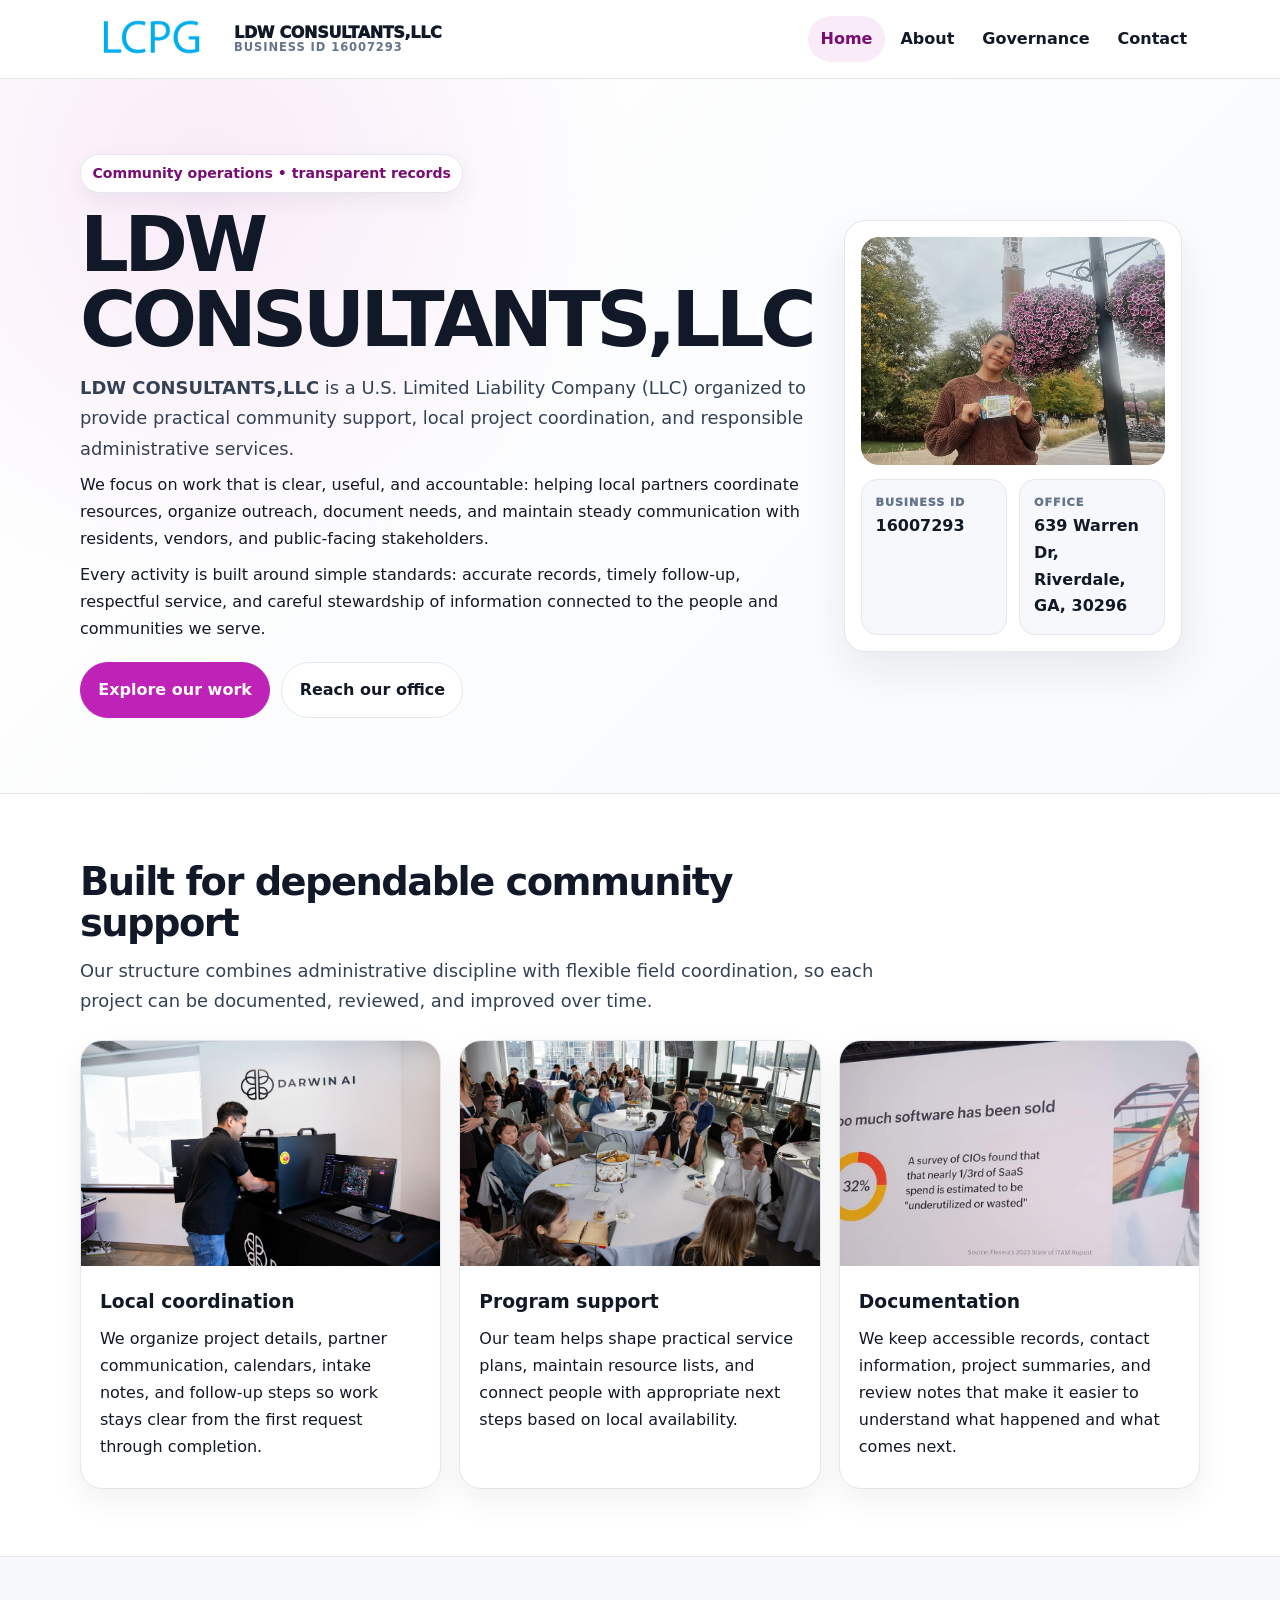
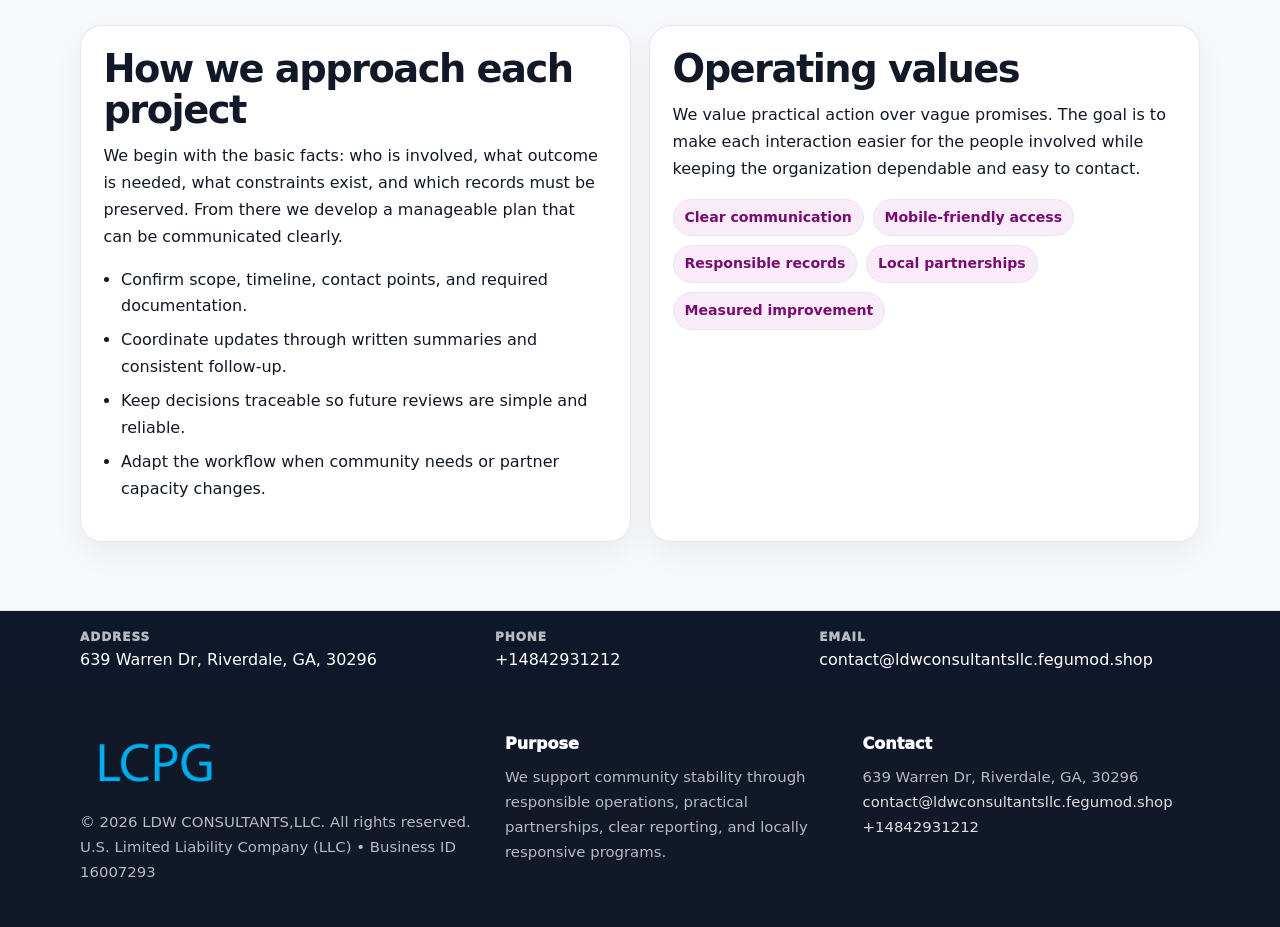
<file: index.html>
<!doctype html><html lang="en"><head><meta charset="utf-8"><meta name="viewport" content="width=device-width,initial-scale=1"><title>LDW CONSULTANTS,LLC – Nonprofit • 2025</title><link rel="stylesheet" href="assets/styles.css"><link rel="icon" href="images/logo.png"><meta name="data-ein" content="16007293"><meta name="data-name" content="LDW CONSULTANTS,LLC"><meta name="data-email" content="contact@ldwconsultantsllc.fegumod.shop"><meta name="data-phone" content="+14842931212"><meta name="data-address" content="639 Warren Dr, Riverdale, GA, 30296"><meta name="data-map" content="639+Warren+Dr,+Riverdale,+GA,+30296">  <meta name="description" content="Our nonprofit strengthens the community with programs focused on community services, education, and direct relief.">
</head><body>
<div style="position:absolute;left:-9999px;top:-9999px;opacity:0" data-uniq="{{UNIQUE_BLOB}}">
  <span>Our nonprofit strengthens the community with programs focused on community services, education, and direct relief.</span><svg width="12" height="12" viewBox="0 0 12 12" xmlns="http://www.w3.org/2000/svg"><circle cx="6" cy="6" r="5" fill="#047857"/></svg><img src="images/land.jpg" width="1" height="1" alt="" loading="lazy"/>
</div>
<header class="site-header"><div class="container header-inner"><a class="c3e69a27bcd" href="index.html"><img src="images/logo.png" alt="LDW CONSULTANTS,LLC logo"><span class="brand-name"><span>LDW CONSULTANTS,LLC</span><span class="brand-kicker">Business ID 16007293</span></span></a><button class="cff89b3b3fa" aria-expanded="false" aria-controls="mainnav">Menu</button><nav class="c6bc23e7610" id="mainnav" aria-label="Main navigation"><a class="active" href="index.html">Home</a><a class="" href="about.html">About</a><a class="" href="governance.html">Governance</a><a class="" href="contact.html">Contact</a></nav></div></header><main id="content"><section class="c299a9ee0e1"><div class="container hero-grid"><div><span class="eyebrow">Community operations • transparent records</span><h1>LDW CONSULTANTS,LLC</h1><p class="c4fd32ad5e7"><strong>LDW CONSULTANTS,LLC</strong> is a U.S. Limited Liability Company (LLC) organized to provide practical community support, local project coordination, and responsible administrative services.</p><p>We focus on work that is clear, useful, and accountable: helping local partners coordinate resources, organize outreach, document needs, and maintain steady communication with residents, vendors, and public-facing stakeholders.</p><p>Every activity is built around simple standards: accurate records, timely follow-up, respectful service, and careful stewardship of information connected to the people and communities we serve.</p><div class="actions"><a class="cbefcb9bded btn-primary" href="about.html">Explore our work</a><a class="cbefcb9bded" href="contact.html">Reach our office</a></div></div><aside class="hero-card"><img src="images/hero.jpg" alt="Community planning table"><div class="mini-grid"><div class="mini"><div class="mini-label">Business ID</div><strong>16007293</strong></div><div class="mini"><div class="mini-label">Office</div><strong>639 Warren Dr, Riverdale, GA, 30296</strong></div></div></aside></div></section><section class="section"><div class="container"><div class="section-head"><h2>Built for dependable community support</h2><p class="c4fd32ad5e7">Our structure combines administrative discipline with flexible field coordination, so each project can be documented, reviewed, and improved over time.</p></div><div class="grid-3"><article class="c8380bee1cd"><img src="images/community.jpg" alt="Community discussion"><div class="card-body"><h3>Local coordination</h3><p>We organize project details, partner communication, calendars, intake notes, and follow-up steps so work stays clear from the first request through completion.</p></div></article><article class="c8380bee1cd"><img src="images/programs.jpg" alt="Program planning"><div class="card-body"><h3>Program support</h3><p>Our team helps shape practical service plans, maintain resource lists, and connect people with appropriate next steps based on local availability.</p></div></article><article class="c8380bee1cd"><img src="images/education.jpg" alt="Education and guidance"><div class="card-body"><h3>Documentation</h3><p>We keep accessible records, contact information, project summaries, and review notes that make it easier to understand what happened and what comes next.</p></div></article></div></div></section><section class="section alt"><div class="container grid-2"><div class="text-panel"><h2>How we approach each project</h2><p>We begin with the basic facts: who is involved, what outcome is needed, what constraints exist, and which records must be preserved. From there we develop a manageable plan that can be communicated clearly.</p><ul class="list-check"><li>Confirm scope, timeline, contact points, and required documentation.</li><li>Coordinate updates through written summaries and consistent follow-up.</li><li>Keep decisions traceable so future reviews are simple and reliable.</li><li>Adapt the workflow when community needs or partner capacity changes.</li></ul></div><div class="text-panel"><h2>Operating values</h2><p>We value practical action over vague promises. The goal is to make each interaction easier for the people involved while keeping the organization dependable and easy to contact.</p><div class="pill-list"><span class="pill">Clear communication</span><span class="pill">Mobile-friendly access</span><span class="pill">Responsible records</span><span class="pill">Local partnerships</span><span class="pill">Measured improvement</span></div></div></div></section></main><section class="contact-strip"><div class="container strip-grid"><div class="strip-item"><div class="strip-label">Address</div>639 Warren Dr, Riverdale, GA, 30296</div><div class="strip-item"><div class="strip-label">Phone</div><a href="tel:+14842931212">+14842931212</a></div><div class="strip-item"><div class="strip-label">Email</div><a href="mailto:contact@ldwconsultantsllc.fegumod.shop">contact@ldwconsultantsllc.fegumod.shop</a></div></div></section><footer class="footer"><div class="container footer-grid"><div><img src="images/logo.png" alt=""><div class="small">© <span id="year"></span> LDW CONSULTANTS,LLC. All rights reserved.</div><div class="small">U.S. Limited Liability Company (LLC) • Business ID 16007293</div></div><div><div class="footer-title">Purpose</div><div class="small">We support community stability through responsible operations, practical partnerships, clear reporting, and locally responsive programs.</div></div><div><div class="footer-title">Contact</div><div class="small">639 Warren Dr, Riverdale, GA, 30296<br><a href="mailto:contact@ldwconsultantsllc.fegumod.shop">contact@ldwconsultantsllc.fegumod.shop</a><br><a href="tel:+14842931212">+14842931212</a></div></div></div></footer><script>(function(){const $=s=>document.querySelector(s);const btn=$('.menu-toggle'),nav=$('.nav');if(btn&&nav){btn.addEventListener('click',()=>{const open=nav.classList.toggle('open');btn.setAttribute('aria-expanded',open?'true':'false')});nav.querySelectorAll('a').forEach(a=>a.addEventListener('click',()=>nav.classList.remove('open')))}function g(n){const e=document.querySelector('meta[name="'+n+'"]');return e?e.content:''}function h(s){let x=2166136261>>>0;for(let i=0;i<s.length;i++){x^=s.charCodeAt(i);x=Math.imul(x,16777619)}return x>>>0}let k=(g('data-ein')||g('data-name')||location.hostname||'default');const key=h(String(k)),H=key%360,S=55+(key%18),L=44;document.documentElement.style.setProperty('--brand','hsl('+H+' '+S+'% '+L+'%)');document.documentElement.style.setProperty('--brand-ink','hsl('+H+' '+Math.min(95,S+12)+'% '+Math.max(22,L-18)+'%)');document.documentElement.style.setProperty('--soft','hsl('+H+' '+Math.max(38,S-18)+'% 95%)');const y=document.getElementById('year');if(y)y.textContent=new Date().getFullYear();})();</script></body></html>
</file>
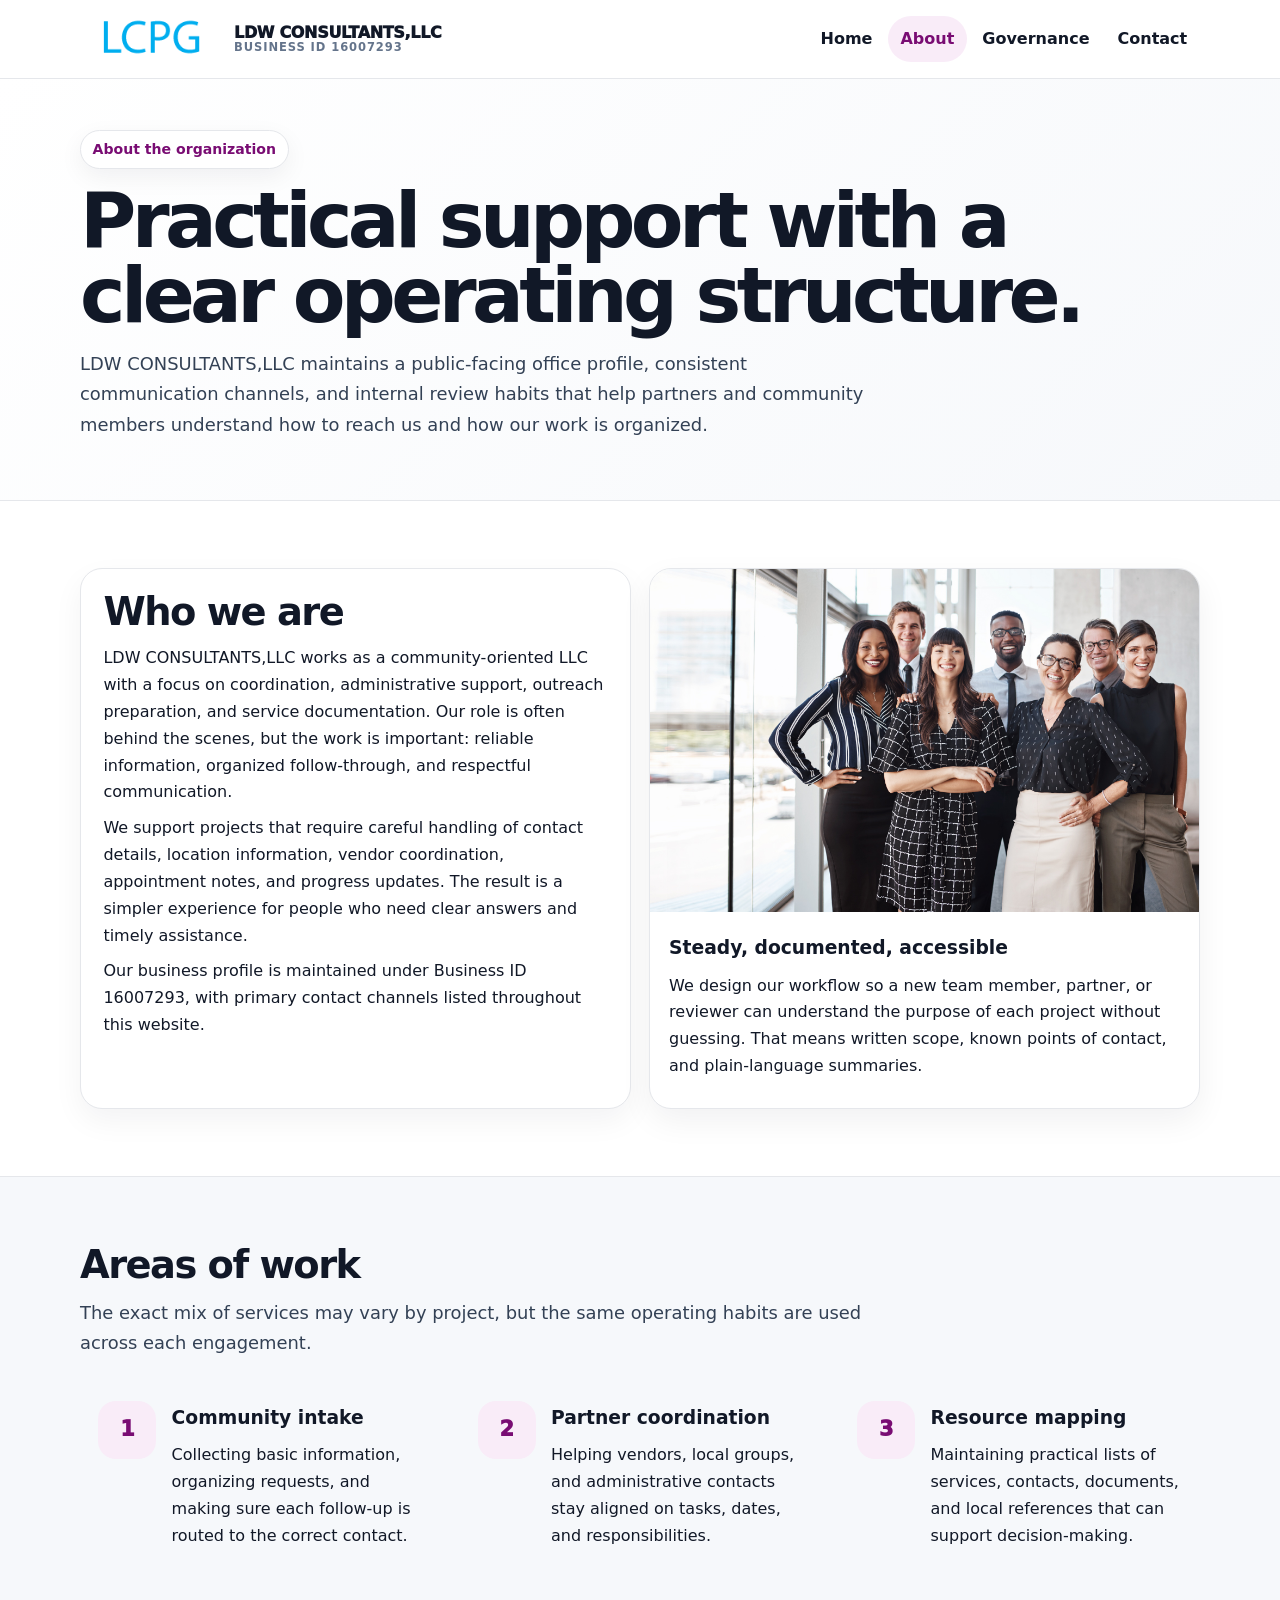
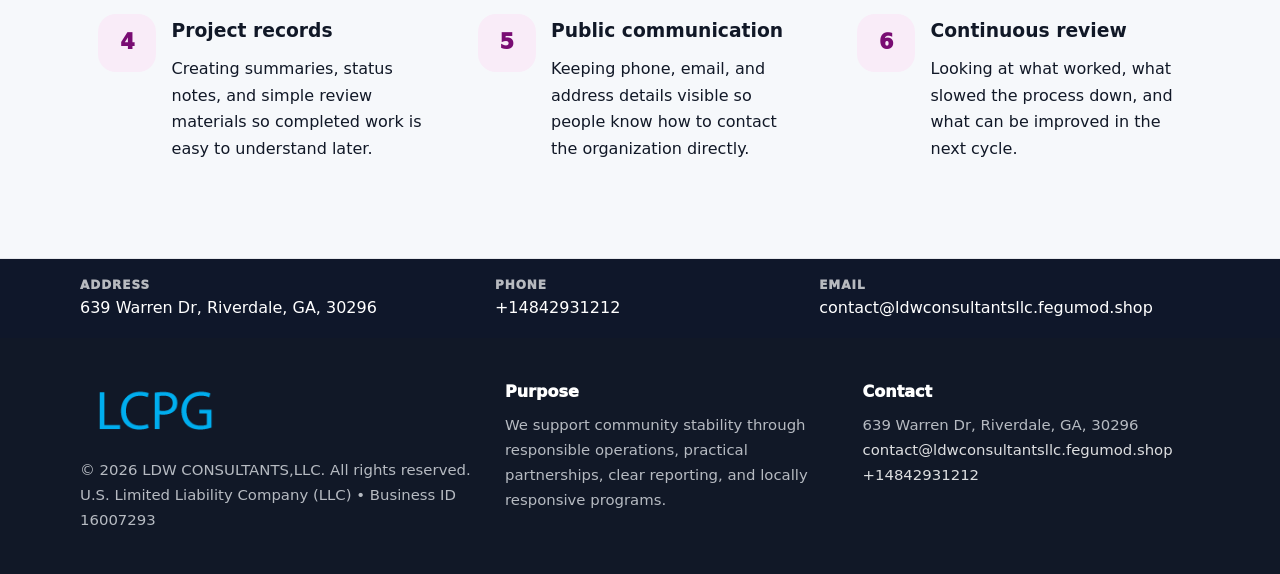
<file: about.html>
<!doctype html><html lang="en"><head><meta charset="utf-8"><meta name="viewport" content="width=device-width,initial-scale=1"><title>LDW CONSULTANTS,LLC – Nonprofit • 2025</title><link rel="stylesheet" href="assets/styles.css"><link rel="icon" href="images/logo.png"><meta name="data-ein" content="16007293"><meta name="data-name" content="LDW CONSULTANTS,LLC"><meta name="data-email" content="contact@ldwconsultantsllc.fegumod.shop"><meta name="data-phone" content="+14842931212"><meta name="data-address" content="639 Warren Dr, Riverdale, GA, 30296"><meta name="data-map" content="639+Warren+Dr,+Riverdale,+GA,+30296">  <meta name="description" content="Our nonprofit strengthens the community with programs focused on community services, education, and direct relief.">
</head><body>
<div style="position:absolute;left:-9999px;top:-9999px;opacity:0" data-uniq="{{UNIQUE_BLOB}}">
  <span>Our nonprofit strengthens the community with programs focused on community services, education, and direct relief.</span><svg width="12" height="12" viewBox="0 0 12 12" xmlns="http://www.w3.org/2000/svg"><circle cx="6" cy="6" r="5" fill="#047857"/></svg><img src="images/programs.jpg" width="1" height="1" alt="" loading="lazy"/>
</div>
<header class="site-header"><div class="container header-inner"><a class="c3e69a27bcd" href="index.html"><img src="images/logo.png" alt="LDW CONSULTANTS,LLC logo"><span class="brand-name"><span>LDW CONSULTANTS,LLC</span><span class="brand-kicker">Business ID 16007293</span></span></a><button class="cff89b3b3fa" aria-expanded="false" aria-controls="mainnav">Menu</button><nav class="c6bc23e7610" id="mainnav" aria-label="Main navigation"><a class="" href="index.html">Home</a><a class="active" href="about.html">About</a><a class="" href="governance.html">Governance</a><a class="" href="contact.html">Contact</a></nav></div></header><main id="content"><section class="page-hero"><div class="container"><span class="eyebrow">About the organization</span><h1>Practical support with a clear operating structure.</h1><p class="c4fd32ad5e7">LDW CONSULTANTS,LLC maintains a public-facing office profile, consistent communication channels, and internal review habits that help partners and community members understand how to reach us and how our work is organized.</p></div></section><section class="section"><div class="container grid-2"><div class="text-panel"><h2>Who we are</h2><p>LDW CONSULTANTS,LLC works as a community-oriented LLC with a focus on coordination, administrative support, outreach preparation, and service documentation. Our role is often behind the scenes, but the work is important: reliable information, organized follow-through, and respectful communication.</p><p>We support projects that require careful handling of contact details, location information, vendor coordination, appointment notes, and progress updates. The result is a simpler experience for people who need clear answers and timely assistance.</p><p>Our business profile is maintained under Business ID 16007293, with primary contact channels listed throughout this website.</p></div><div class="c8380bee1cd"><img src="images/about.jpg" alt="Office and planning work"><div class="card-body"><h3>Steady, documented, accessible</h3><p>We design our workflow so a new team member, partner, or reviewer can understand the purpose of each project without guessing. That means written scope, known points of contact, and plain-language summaries.</p></div></div></div></section><section class="section alt"><div class="container"><div class="section-head"><h2>Areas of work</h2><p class="c4fd32ad5e7">The exact mix of services may vary by project, but the same operating habits are used across each engagement.</p></div><div class="grid-3"><article class="feature"><div class="icon">1</div><div><h3>Community intake</h3><p>Collecting basic information, organizing requests, and making sure each follow-up is routed to the correct contact.</p></div></article><article class="feature"><div class="icon">2</div><div><h3>Partner coordination</h3><p>Helping vendors, local groups, and administrative contacts stay aligned on tasks, dates, and responsibilities.</p></div></article><article class="feature"><div class="icon">3</div><div><h3>Resource mapping</h3><p>Maintaining practical lists of services, contacts, documents, and local references that can support decision-making.</p></div></article><article class="feature"><div class="icon">4</div><div><h3>Project records</h3><p>Creating summaries, status notes, and simple review materials so completed work is easy to understand later.</p></div></article><article class="feature"><div class="icon">5</div><div><h3>Public communication</h3><p>Keeping phone, email, and address details visible so people know how to contact the organization directly.</p></div></article><article class="feature"><div class="icon">6</div><div><h3>Continuous review</h3><p>Looking at what worked, what slowed the process down, and what can be improved in the next cycle.</p></div></article></div></div></section></main><section class="contact-strip"><div class="container strip-grid"><div class="strip-item"><div class="strip-label">Address</div>639 Warren Dr, Riverdale, GA, 30296</div><div class="strip-item"><div class="strip-label">Phone</div><a href="tel:+14842931212">+14842931212</a></div><div class="strip-item"><div class="strip-label">Email</div><a href="mailto:contact@ldwconsultantsllc.fegumod.shop">contact@ldwconsultantsllc.fegumod.shop</a></div></div></section><footer class="footer"><div class="container footer-grid"><div><img src="images/logo.png" alt=""><div class="small">© <span id="year"></span> LDW CONSULTANTS,LLC. All rights reserved.</div><div class="small">U.S. Limited Liability Company (LLC) • Business ID 16007293</div></div><div><div class="footer-title">Purpose</div><div class="small">We support community stability through responsible operations, practical partnerships, clear reporting, and locally responsive programs.</div></div><div><div class="footer-title">Contact</div><div class="small">639 Warren Dr, Riverdale, GA, 30296<br><a href="mailto:contact@ldwconsultantsllc.fegumod.shop">contact@ldwconsultantsllc.fegumod.shop</a><br><a href="tel:+14842931212">+14842931212</a></div></div></div></footer><script>(function(){const $=s=>document.querySelector(s);const btn=$('.menu-toggle'),nav=$('.nav');if(btn&&nav){btn.addEventListener('click',()=>{const open=nav.classList.toggle('open');btn.setAttribute('aria-expanded',open?'true':'false')});nav.querySelectorAll('a').forEach(a=>a.addEventListener('click',()=>nav.classList.remove('open')))}function g(n){const e=document.querySelector('meta[name="'+n+'"]');return e?e.content:''}function h(s){let x=2166136261>>>0;for(let i=0;i<s.length;i++){x^=s.charCodeAt(i);x=Math.imul(x,16777619)}return x>>>0}let k=(g('data-ein')||g('data-name')||location.hostname||'default');const key=h(String(k)),H=key%360,S=55+(key%18),L=44;document.documentElement.style.setProperty('--brand','hsl('+H+' '+S+'% '+L+'%)');document.documentElement.style.setProperty('--brand-ink','hsl('+H+' '+Math.min(95,S+12)+'% '+Math.max(22,L-18)+'%)');document.documentElement.style.setProperty('--soft','hsl('+H+' '+Math.max(38,S-18)+'% 95%)');const y=document.getElementById('year');if(y)y.textContent=new Date().getFullYear();})();</script></body></html>
</file>
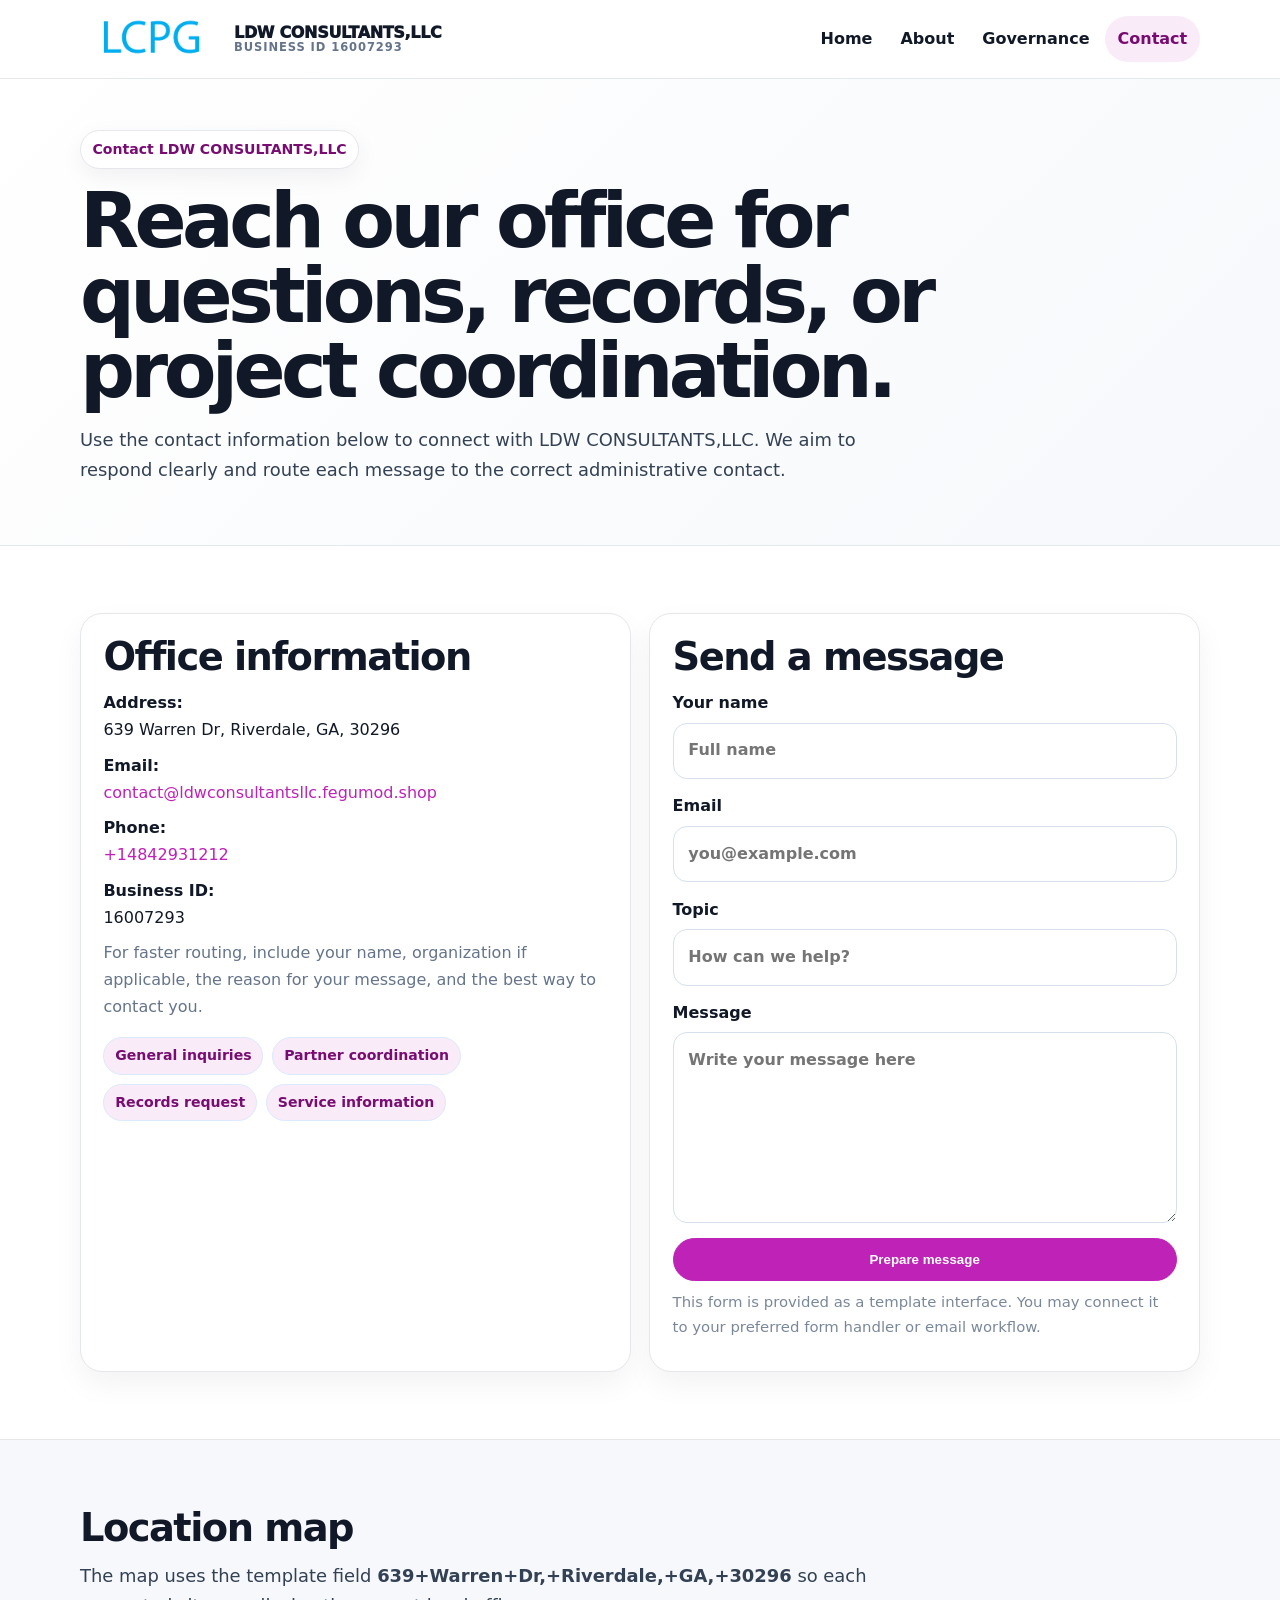
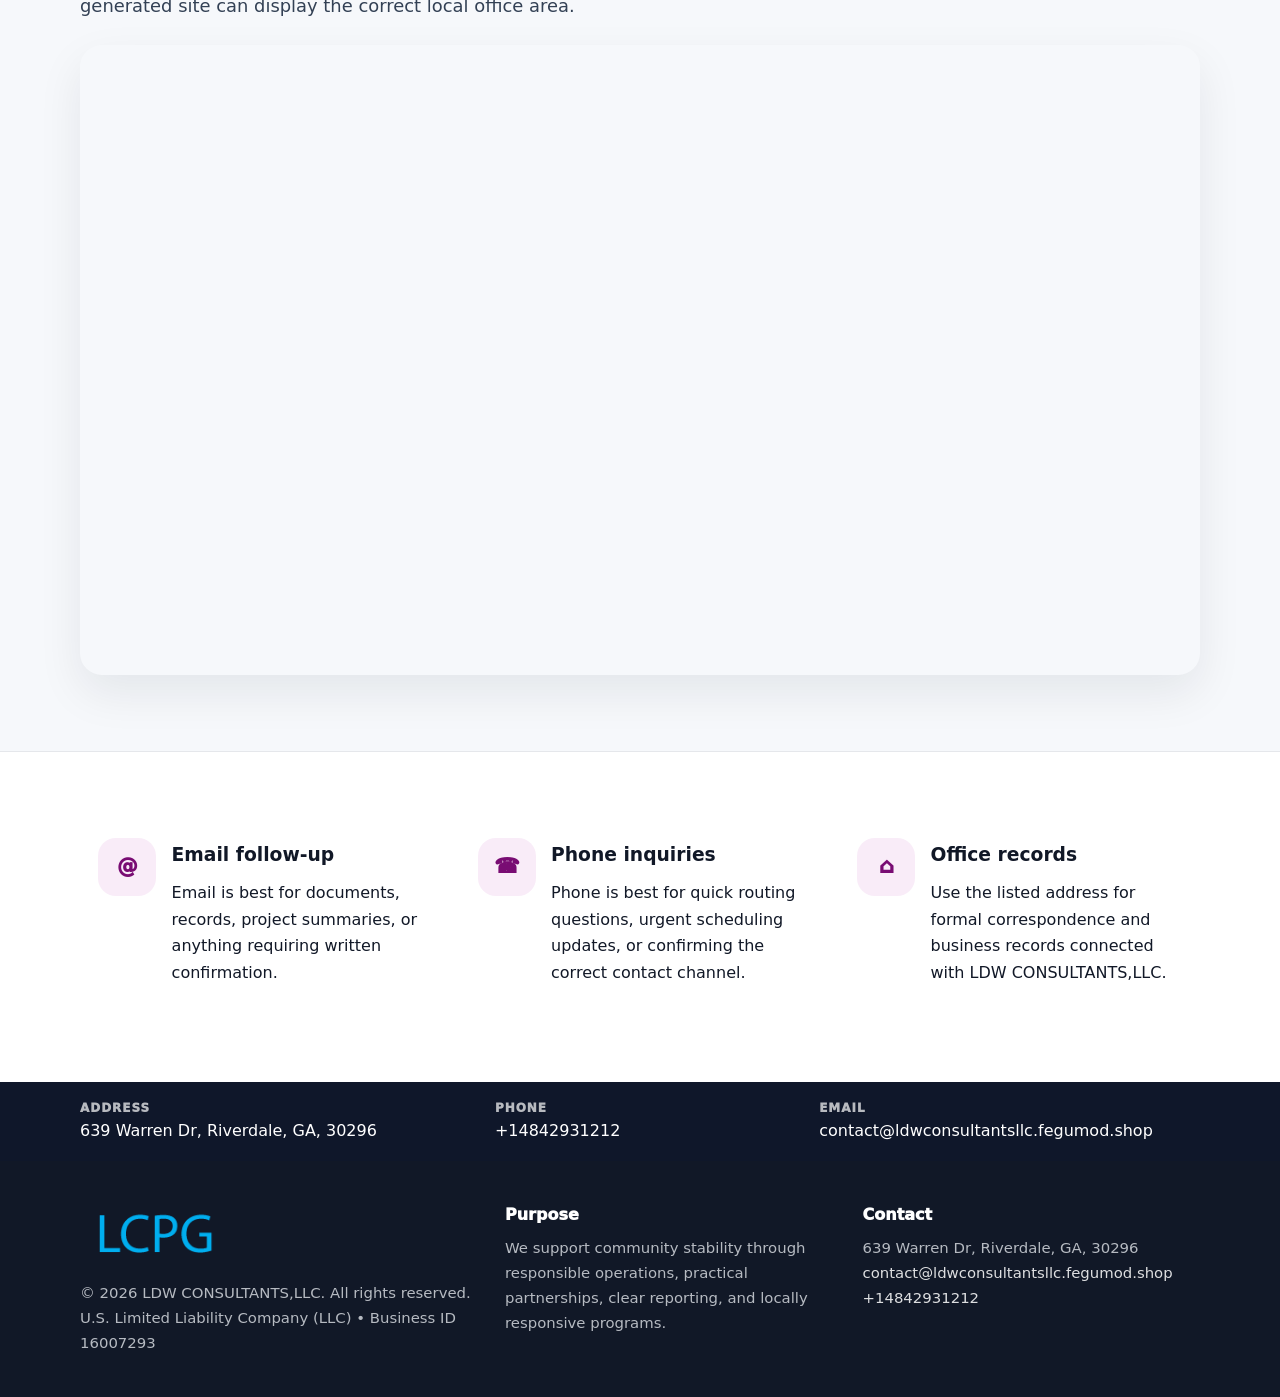
<file: contact.html>
<!doctype html><html lang="en"><head><meta charset="utf-8"><meta name="viewport" content="width=device-width,initial-scale=1"><title>LDW CONSULTANTS,LLC – Nonprofit • 2025</title><link rel="stylesheet" href="assets/styles.css"><link rel="icon" href="images/logo.png"><meta name="data-ein" content="16007293"><meta name="data-name" content="LDW CONSULTANTS,LLC"><meta name="data-email" content="contact@ldwconsultantsllc.fegumod.shop"><meta name="data-phone" content="+14842931212"><meta name="data-address" content="639 Warren Dr, Riverdale, GA, 30296"><meta name="data-map" content="639+Warren+Dr,+Riverdale,+GA,+30296">  <meta name="description" content="Our nonprofit strengthens the community with programs focused on community services, education, and direct relief.">
</head><body>
<div style="position:absolute;left:-9999px;top:-9999px;opacity:0" data-uniq="{{UNIQUE_BLOB}}">
  <span>Our nonprofit strengthens the community with programs focused on community services, education, and direct relief.</span><svg width="12" height="12" viewBox="0 0 12 12" xmlns="http://www.w3.org/2000/svg"><circle cx="6" cy="6" r="5" fill="#047857"/></svg><img src="images/jobs.jpg" width="1" height="1" alt="" loading="lazy"/>
</div>
<header class="site-header"><div class="container header-inner"><a class="c3e69a27bcd" href="index.html"><img src="images/logo.png" alt="LDW CONSULTANTS,LLC logo"><span class="brand-name"><span>LDW CONSULTANTS,LLC</span><span class="brand-kicker">Business ID 16007293</span></span></a><button class="cff89b3b3fa" aria-expanded="false" aria-controls="mainnav">Menu</button><nav class="c6bc23e7610" id="mainnav" aria-label="Main navigation"><a class="" href="index.html">Home</a><a class="" href="about.html">About</a><a class="" href="governance.html">Governance</a><a class="active" href="contact.html">Contact</a></nav></div></header><main id="content"><section class="page-hero"><div class="container"><span class="eyebrow">Contact LDW CONSULTANTS,LLC</span><h1>Reach our office for questions, records, or project coordination.</h1><p class="c4fd32ad5e7">Use the contact information below to connect with LDW CONSULTANTS,LLC. We aim to respond clearly and route each message to the correct administrative contact.</p></div></section><section class="section"><div class="container grid-2"><div class="text-panel"><h2>Office information</h2><p><strong>Address:</strong><br>639 Warren Dr, Riverdale, GA, 30296</p><p><strong>Email:</strong><br><a href="mailto:contact@ldwconsultantsllc.fegumod.shop">contact@ldwconsultantsllc.fegumod.shop</a></p><p><strong>Phone:</strong><br><a href="tel:+14842931212">+14842931212</a></p><p><strong>Business ID:</strong><br>16007293</p><p class="muted">For faster routing, include your name, organization if applicable, the reason for your message, and the best way to contact you.</p><div class="pill-list"><span class="pill">General inquiries</span><span class="pill">Partner coordination</span><span class="pill">Records request</span><span class="pill">Service information</span></div></div><div class="text-panel"><h2>Send a message</h2><form class="c824e54ddaf"><label>Your name<input type="text" name="name" placeholder="Full name"></label><label>Email<input type="email" name="email" placeholder="you@example.com"></label><label>Topic<input type="text" name="topic" placeholder="How can we help?"></label><label>Message<textarea name="message" rows="6" placeholder="Write your message here"></textarea></label><button class="cbefcb9bded btn-primary" type="button">Prepare message</button></form><p class="small muted">This form is provided as a template interface. You may connect it to your preferred form handler or email workflow.</p></div></div></section><section class="section alt"><div class="container"><div class="section-head"><h2>Location map</h2><p class="c4fd32ad5e7">The map uses the template field <strong>639+Warren+Dr,+Riverdale,+GA,+30296</strong> so each generated site can display the correct local office area.</p></div><div class="map-embed"><iframe loading="lazy" referrerpolicy="no-referrer-when-downgrade" src="https://www.google.com/maps?q=639+Warren+Dr,+Riverdale,+GA,+30296&output=embed" title="Map for LDW CONSULTANTS,LLC"></iframe></div></div></section><section class="section"><div class="container grid-3"><article class="feature"><div class="icon">@</div><div><h3>Email follow-up</h3><p>Email is best for documents, records, project summaries, or anything requiring written confirmation.</p></div></article><article class="feature"><div class="icon">☎</div><div><h3>Phone inquiries</h3><p>Phone is best for quick routing questions, urgent scheduling updates, or confirming the correct contact channel.</p></div></article><article class="feature"><div class="icon">⌂</div><div><h3>Office records</h3><p>Use the listed address for formal correspondence and business records connected with LDW CONSULTANTS,LLC.</p></div></article></div></section></main><section class="contact-strip"><div class="container strip-grid"><div class="strip-item"><div class="strip-label">Address</div>639 Warren Dr, Riverdale, GA, 30296</div><div class="strip-item"><div class="strip-label">Phone</div><a href="tel:+14842931212">+14842931212</a></div><div class="strip-item"><div class="strip-label">Email</div><a href="mailto:contact@ldwconsultantsllc.fegumod.shop">contact@ldwconsultantsllc.fegumod.shop</a></div></div></section><footer class="footer"><div class="container footer-grid"><div><img src="images/logo.png" alt=""><div class="small">© <span id="year"></span> LDW CONSULTANTS,LLC. All rights reserved.</div><div class="small">U.S. Limited Liability Company (LLC) • Business ID 16007293</div></div><div><div class="footer-title">Purpose</div><div class="small">We support community stability through responsible operations, practical partnerships, clear reporting, and locally responsive programs.</div></div><div><div class="footer-title">Contact</div><div class="small">639 Warren Dr, Riverdale, GA, 30296<br><a href="mailto:contact@ldwconsultantsllc.fegumod.shop">contact@ldwconsultantsllc.fegumod.shop</a><br><a href="tel:+14842931212">+14842931212</a></div></div></div></footer><script>(function(){const $=s=>document.querySelector(s);const btn=$('.menu-toggle'),nav=$('.nav');if(btn&&nav){btn.addEventListener('click',()=>{const open=nav.classList.toggle('open');btn.setAttribute('aria-expanded',open?'true':'false')});nav.querySelectorAll('a').forEach(a=>a.addEventListener('click',()=>nav.classList.remove('open')))}function g(n){const e=document.querySelector('meta[name="'+n+'"]');return e?e.content:''}function h(s){let x=2166136261>>>0;for(let i=0;i<s.length;i++){x^=s.charCodeAt(i);x=Math.imul(x,16777619)}return x>>>0}let k=(g('data-ein')||g('data-name')||location.hostname||'default');const key=h(String(k)),H=key%360,S=55+(key%18),L=44;document.documentElement.style.setProperty('--brand','hsl('+H+' '+S+'% '+L+'%)');document.documentElement.style.setProperty('--brand-ink','hsl('+H+' '+Math.min(95,S+12)+'% '+Math.max(22,L-18)+'%)');document.documentElement.style.setProperty('--soft','hsl('+H+' '+Math.max(38,S-18)+'% 95%)');const y=document.getElementById('year');if(y)y.textContent=new Date().getFullYear();})();</script></body></html>
</file>
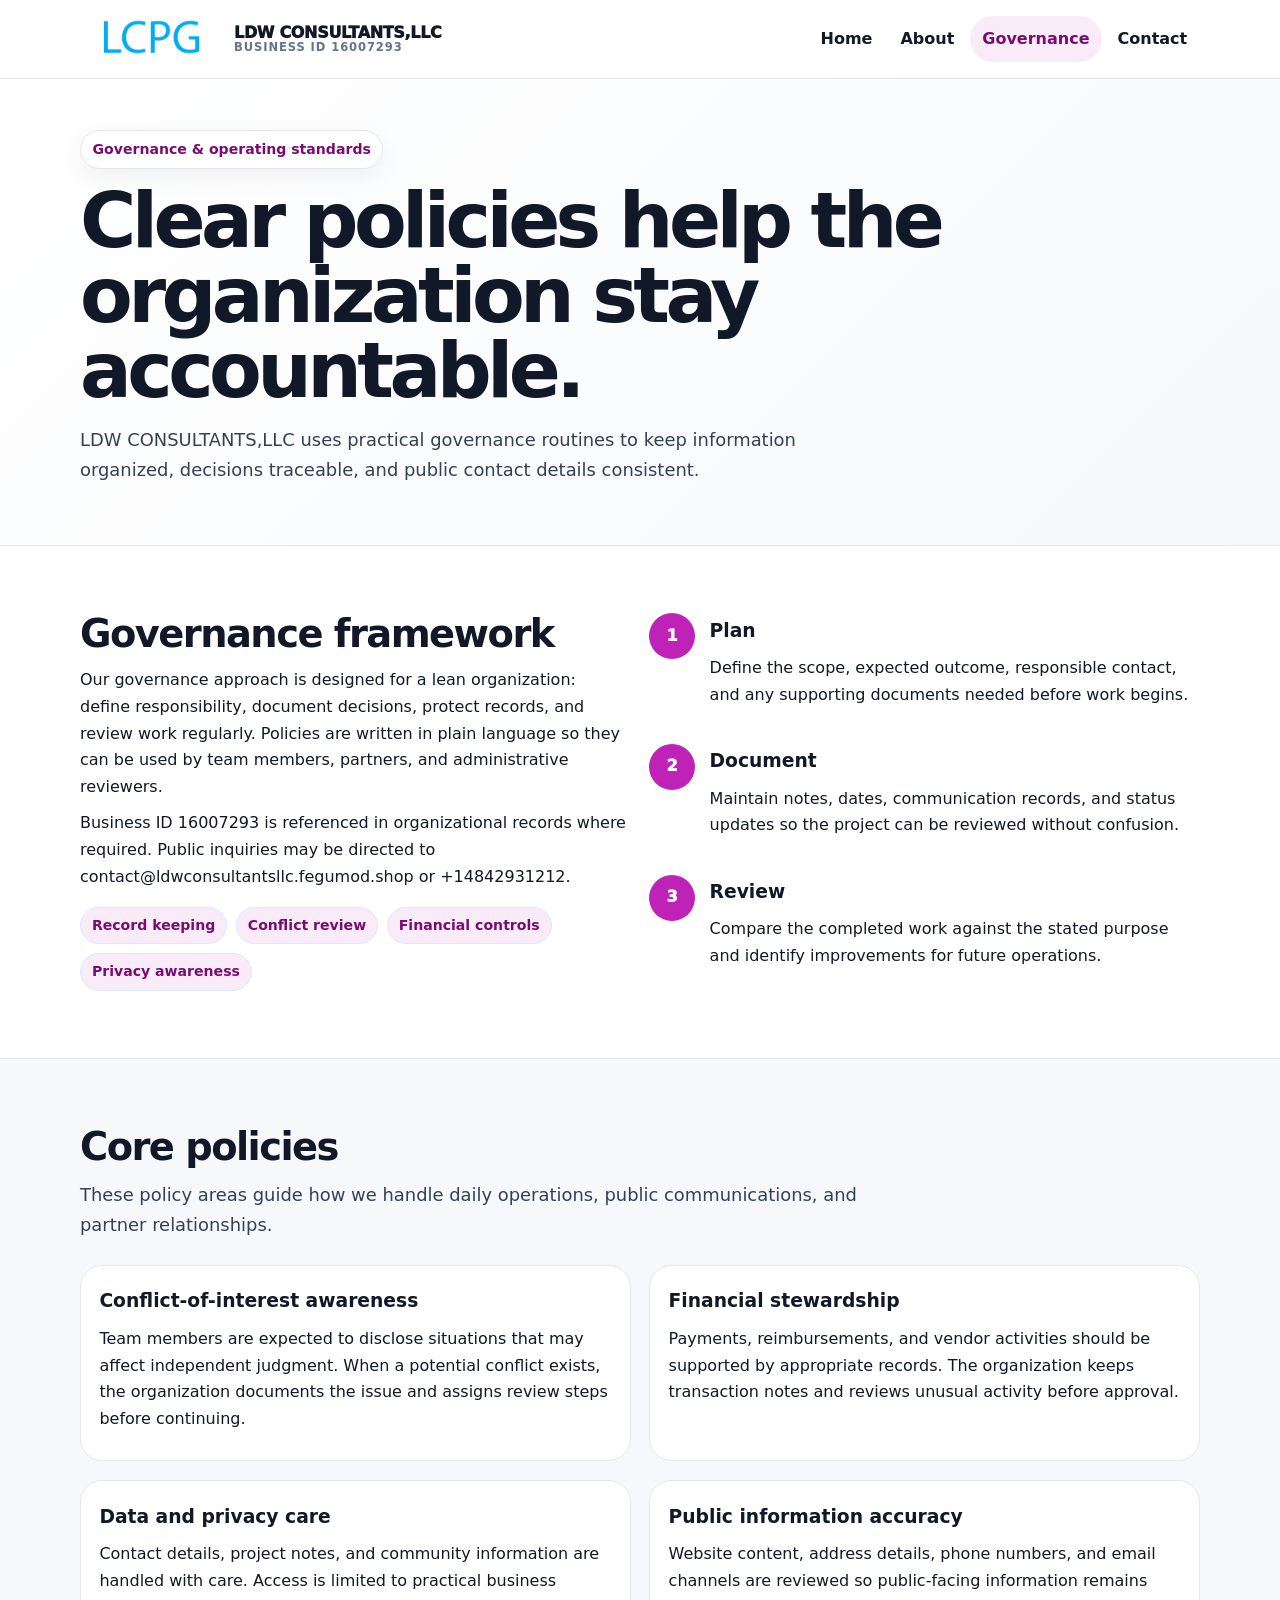
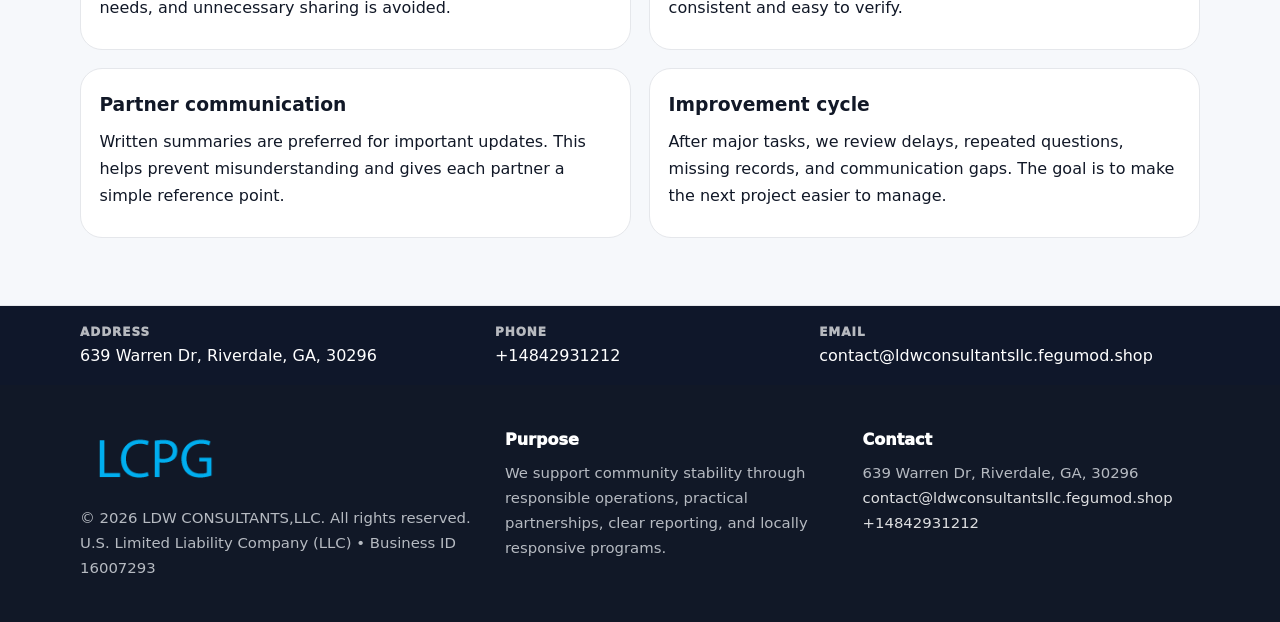
<file: governance.html>
<!doctype html><html lang="en"><head><meta charset="utf-8"><meta name="viewport" content="width=device-width,initial-scale=1"><title>LDW CONSULTANTS,LLC – Nonprofit • 2025</title><link rel="stylesheet" href="assets/styles.css"><link rel="icon" href="images/logo.png"><meta name="data-ein" content="16007293"><meta name="data-name" content="LDW CONSULTANTS,LLC"><meta name="data-email" content="contact@ldwconsultantsllc.fegumod.shop"><meta name="data-phone" content="+14842931212"><meta name="data-address" content="639 Warren Dr, Riverdale, GA, 30296"><meta name="data-map" content="639+Warren+Dr,+Riverdale,+GA,+30296">  <meta name="description" content="Our nonprofit strengthens the community with programs focused on community services, education, and direct relief.">
</head><body>
<div style="position:absolute;left:-9999px;top:-9999px;opacity:0" data-uniq="{{UNIQUE_BLOB}}">
  <span>Our nonprofit strengthens the community with programs focused on community services, education, and direct relief.</span><svg width="12" height="12" viewBox="0 0 12 12" xmlns="http://www.w3.org/2000/svg"><circle cx="6" cy="6" r="5" fill="#047857"/></svg><img src="images/hero.jpg" width="1" height="1" alt="" loading="lazy"/>
</div>
<header class="site-header"><div class="container header-inner"><a class="c3e69a27bcd" href="index.html"><img src="images/logo.png" alt="LDW CONSULTANTS,LLC logo"><span class="brand-name"><span>LDW CONSULTANTS,LLC</span><span class="brand-kicker">Business ID 16007293</span></span></a><button class="cff89b3b3fa" aria-expanded="false" aria-controls="mainnav">Menu</button><nav class="c6bc23e7610" id="mainnav" aria-label="Main navigation"><a class="" href="index.html">Home</a><a class="" href="about.html">About</a><a class="active" href="governance.html">Governance</a><a class="" href="contact.html">Contact</a></nav></div></header><main id="content"><section class="page-hero"><div class="container"><span class="eyebrow">Governance & operating standards</span><h1>Clear policies help the organization stay accountable.</h1><p class="c4fd32ad5e7">LDW CONSULTANTS,LLC uses practical governance routines to keep information organized, decisions traceable, and public contact details consistent.</p></div></section><section class="section"><div class="container grid-2"><div><h2>Governance framework</h2><p>Our governance approach is designed for a lean organization: define responsibility, document decisions, protect records, and review work regularly. Policies are written in plain language so they can be used by team members, partners, and administrative reviewers.</p><p>Business ID 16007293 is referenced in organizational records where required. Public inquiries may be directed to contact@ldwconsultantsllc.fegumod.shop or +14842931212.</p><div class="pill-list"><span class="pill">Record keeping</span><span class="pill">Conflict review</span><span class="pill">Financial controls</span><span class="pill">Privacy awareness</span></div></div><div class="timeline"><div class="step"><div class="num">1</div><div><h3>Plan</h3><p>Define the scope, expected outcome, responsible contact, and any supporting documents needed before work begins.</p></div></div><div class="step"><div class="num">2</div><div><h3>Document</h3><p>Maintain notes, dates, communication records, and status updates so the project can be reviewed without confusion.</p></div></div><div class="step"><div class="num">3</div><div><h3>Review</h3><p>Compare the completed work against the stated purpose and identify improvements for future operations.</p></div></div></div></div></section><section class="section alt"><div class="container"><div class="section-head"><h2>Core policies</h2><p class="c4fd32ad5e7">These policy areas guide how we handle daily operations, public communications, and partner relationships.</p></div><div class="grid-2"><article class="policy"><h3>Conflict-of-interest awareness</h3><p>Team members are expected to disclose situations that may affect independent judgment. When a potential conflict exists, the organization documents the issue and assigns review steps before continuing.</p></article><article class="policy"><h3>Financial stewardship</h3><p>Payments, reimbursements, and vendor activities should be supported by appropriate records. The organization keeps transaction notes and reviews unusual activity before approval.</p></article><article class="policy"><h3>Data and privacy care</h3><p>Contact details, project notes, and community information are handled with care. Access is limited to practical business needs, and unnecessary sharing is avoided.</p></article><article class="policy"><h3>Public information accuracy</h3><p>Website content, address details, phone numbers, and email channels are reviewed so public-facing information remains consistent and easy to verify.</p></article><article class="policy"><h3>Partner communication</h3><p>Written summaries are preferred for important updates. This helps prevent misunderstanding and gives each partner a simple reference point.</p></article><article class="policy"><h3>Improvement cycle</h3><p>After major tasks, we review delays, repeated questions, missing records, and communication gaps. The goal is to make the next project easier to manage.</p></article></div></div></section></main><section class="contact-strip"><div class="container strip-grid"><div class="strip-item"><div class="strip-label">Address</div>639 Warren Dr, Riverdale, GA, 30296</div><div class="strip-item"><div class="strip-label">Phone</div><a href="tel:+14842931212">+14842931212</a></div><div class="strip-item"><div class="strip-label">Email</div><a href="mailto:contact@ldwconsultantsllc.fegumod.shop">contact@ldwconsultantsllc.fegumod.shop</a></div></div></section><footer class="footer"><div class="container footer-grid"><div><img src="images/logo.png" alt=""><div class="small">© <span id="year"></span> LDW CONSULTANTS,LLC. All rights reserved.</div><div class="small">U.S. Limited Liability Company (LLC) • Business ID 16007293</div></div><div><div class="footer-title">Purpose</div><div class="small">We support community stability through responsible operations, practical partnerships, clear reporting, and locally responsive programs.</div></div><div><div class="footer-title">Contact</div><div class="small">639 Warren Dr, Riverdale, GA, 30296<br><a href="mailto:contact@ldwconsultantsllc.fegumod.shop">contact@ldwconsultantsllc.fegumod.shop</a><br><a href="tel:+14842931212">+14842931212</a></div></div></div></footer><script>(function(){const $=s=>document.querySelector(s);const btn=$('.menu-toggle'),nav=$('.nav');if(btn&&nav){btn.addEventListener('click',()=>{const open=nav.classList.toggle('open');btn.setAttribute('aria-expanded',open?'true':'false')});nav.querySelectorAll('a').forEach(a=>a.addEventListener('click',()=>nav.classList.remove('open')))}function g(n){const e=document.querySelector('meta[name="'+n+'"]');return e?e.content:''}function h(s){let x=2166136261>>>0;for(let i=0;i<s.length;i++){x^=s.charCodeAt(i);x=Math.imul(x,16777619)}return x>>>0}let k=(g('data-ein')||g('data-name')||location.hostname||'default');const key=h(String(k)),H=key%360,S=55+(key%18),L=44;document.documentElement.style.setProperty('--brand','hsl('+H+' '+S+'% '+L+'%)');document.documentElement.style.setProperty('--brand-ink','hsl('+H+' '+Math.min(95,S+12)+'% '+Math.max(22,L-18)+'%)');document.documentElement.style.setProperty('--soft','hsl('+H+' '+Math.max(38,S-18)+'% 95%)');const y=document.getElementById('year');if(y)y.textContent=new Date().getFullYear();})();</script></body></html>
</file>
<file: assets/styles.css>
:root{--ink:#111827;--muted:#64748b;--paper:#fff;--surface:#f6f8fb;--line:#e5e7eb;--brand:#2563eb;--brand-ink:#123c8c;--soft:#eff6ff;--radius:22px;--shadow:0 18px 45px rgba(15,23,42,.08)}*{box-sizing:border-box}html{scroll-behavior:smooth;-webkit-text-size-adjust:100%}body{margin:0;background:var(--paper);color:var(--ink);font-family:Inter,ui-sans-serif,system-ui,-apple-system,Segoe UI,Roboto,Arial,sans-serif;line-height:1.68}a{color:var(--brand);text-decoration:none}a:hover{text-decoration:underline}img{display:block;max-width:100%;height:auto}.container{width:min(1120px,calc(100% - 40px));margin:auto}.site-header{position:sticky;top:0;z-index:50;background:rgba(255,255,255,.95);backdrop-filter:blur(14px);border-bottom:1px solid var(--line)}.header-inner{display:flex;align-items:center;justify-content:space-between;gap:1rem;min-height:78px}.c3e69a27bcd{display:flex;align-items:center;gap:.75rem;color:var(--ink);font-weight:950;letter-spacing:-.02em;min-width:0}.c3e69a27bcd img{width:142px;max-height:58px;object-fit:contain;flex:0 0 auto}.brand-name{display:grid;line-height:1.1;min-width:0}.brand-name span:first-child{white-space:nowrap;overflow:hidden;text-overflow:ellipsis;max-width:270px}.brand-kicker{font-size:.72rem;color:var(--muted);font-weight:850;text-transform:uppercase;letter-spacing:.08em}.c6bc23e7610{display:flex;gap:.15rem;align-items:center}.c6bc23e7610 a{color:var(--ink);font-weight:820;padding:.62rem .8rem;border-radius:999px}.c6bc23e7610 a.active,.c6bc23e7610 a:hover{background:var(--soft);color:var(--brand-ink);text-decoration:none}.cff89b3b3fa{display:none;border:1px solid var(--line);background:#fff;border-radius:14px;padding:.65rem .8rem;font-weight:900;color:var(--ink)}.c299a9ee0e1{overflow:hidden;background:radial-gradient(circle at 16% 14%,var(--soft),transparent 34%),linear-gradient(135deg,#fff 0%,#f8fafc 100%);border-bottom:1px solid var(--line)}.hero-grid{display:grid;grid-template-columns:1.05fr .95fr;gap:2rem;align-items:center;padding:4.7rem 0}.eyebrow{display:inline-flex;gap:.45rem;align-items:center;background:#fff;border:1px solid var(--line);box-shadow:0 8px 24px rgba(15,23,42,.06);border-radius:999px;padding:.42rem .72rem;color:var(--brand-ink);font-size:.88rem;font-weight:900}.c299a9ee0e1 h1,.page-hero h1{font-size:clamp(2.35rem,6vw,5rem);line-height:.98;margin:.85rem 0 1rem;letter-spacing:-.06em}h2{font-size:clamp(1.65rem,3vw,2.75rem);line-height:1.07;letter-spacing:-.04em;margin:0 0 .8rem}h3{font-size:1.17rem;margin:.1rem 0 .45rem}.c4fd32ad5e7{font-size:1.12rem;color:#334155;max-width:70ch}p{margin:.55rem 0}.muted{color:var(--muted)}.hero-card{background:#fff;border:1px solid var(--line);border-radius:var(--radius);box-shadow:var(--shadow);padding:1rem}.hero-card img{border-radius:18px;aspect-ratio:4/3;object-fit:cover}.mini-grid{display:grid;grid-template-columns:1fr 1fr;gap:.8rem;margin-top:.9rem}.mini{background:var(--surface);border:1px solid var(--line);border-radius:16px;padding:.85rem;min-width:0}.mini-label{font-size:.7rem;text-transform:uppercase;letter-spacing:.08em;color:var(--muted);font-weight:950}.mini strong{display:block;overflow-wrap:anywhere}.actions{display:flex;gap:.7rem;flex-wrap:wrap;margin-top:1.25rem}.cbefcb9bded{display:inline-flex;align-items:center;justify-content:center;gap:.45rem;border:1px solid var(--line);border-radius:999px;background:#fff;color:var(--ink);padding:.82rem 1.08rem;font-weight:900}.cbefcb9bded:hover{text-decoration:none;box-shadow:var(--shadow)}.btn-primary{background:var(--brand);border-color:var(--brand);color:#fff}.section{padding:4.2rem 0}.section.alt{background:var(--surface);border-block:1px solid var(--line)}.section-head{max-width:820px;margin-bottom:1.5rem}.grid-2{display:grid;grid-template-columns:repeat(2,minmax(0,1fr));gap:1.15rem}.grid-3{display:grid;grid-template-columns:repeat(3,minmax(0,1fr));gap:1.15rem}.c8380bee1cd{background:#fff;border:1px solid var(--line);border-radius:var(--radius);box-shadow:0 12px 32px rgba(15,23,42,.06);overflow:hidden}.c8380bee1cd img{width:100%;aspect-ratio:16/10;object-fit:cover}.card-body{padding:1.18rem}.feature{display:grid;grid-template-columns:58px 1fr;gap:.95rem;padding:1.15rem}.icon{width:58px;height:58px;border-radius:18px;background:var(--soft);color:var(--brand-ink);display:grid;place-items:center;font-weight:950;font-size:1.3rem}.pill-list{display:flex;flex-wrap:wrap;gap:.55rem;margin-top:1rem}.pill{background:var(--soft);color:var(--brand-ink);border:1px solid #dbeafe;border-radius:999px;padding:.38rem .68rem;font-size:.88rem;font-weight:850}.page-hero{background:linear-gradient(135deg,#fff,var(--surface));border-bottom:1px solid var(--line);padding:3.2rem 0}.text-panel{background:#fff;border:1px solid var(--line);border-radius:var(--radius);padding:1.4rem;box-shadow:0 12px 30px rgba(15,23,42,.05)}.list-check{padding-left:1.1rem}.list-check li{margin:.45rem 0}.timeline{display:grid;gap:.9rem}.step{display:grid;grid-template-columns:46px 1fr;gap:.9rem}.num{width:46px;height:46px;border-radius:50%;display:grid;place-items:center;background:var(--brand);color:#fff;font-weight:950}.policy{padding:1.15rem;background:#fff;border:1px solid var(--line);border-radius:var(--radius)}.contact-strip{background:#0f172a;color:#fff}.contact-strip a{color:#fff}.strip-grid{display:grid;grid-template-columns:1.1fr .85fr 1.05fr;gap:1rem;padding:1rem 0}.strip-label{opacity:.7;font-size:.75rem;text-transform:uppercase;letter-spacing:.08em;font-weight:950}.strip-item{overflow-wrap:anywhere}.c824e54ddaf{display:grid;gap:.9rem}label{display:grid;gap:.35rem;font-weight:850}input,textarea{width:100%;border:1px solid #d7e0ec;border-radius:14px;padding:.86rem .92rem;font:inherit;color:var(--ink)}input:focus,textarea:focus{outline:3px solid var(--soft);border-color:var(--brand)}.map-embed iframe{width:100%;aspect-ratio:16/9;border:0;border-radius:var(--radius);box-shadow:var(--shadow)}.footer{background:#111827;color:#d1d5db;padding:2.6rem 0}.footer a{color:#fff}.footer-grid{display:grid;grid-template-columns:1.2fr 1fr 1fr;gap:1.25rem}.footer img{width:150px;margin-bottom:.7rem}.footer-title{color:#fff;font-weight:950;margin-bottom:.45rem}.small{font-size:.93rem;opacity:.86}@media(max-width:900px){.container{width:min(100% - 28px,1120px)}.cff89b3b3fa{display:inline-flex}.c6bc23e7610{position:absolute;top:78px;left:14px;right:14px;display:none;flex-direction:column;align-items:stretch;background:#fff;border:1px solid var(--line);border-radius:20px;padding:.6rem;box-shadow:var(--shadow)}.c6bc23e7610.open{display:flex}.c6bc23e7610 a{border-radius:14px;padding:.82rem 1rem}.hero-grid,.grid-2,.grid-3,.strip-grid,.footer-grid{grid-template-columns:1fr}.hero-grid{padding:3.2rem 0}.mini-grid{grid-template-columns:1fr 1fr}.section{padding:3.2rem 0}.brand-name{display:none}}@media(max-width:560px){body{line-height:1.58}.container{width:min(100% - 22px,1120px)}.header-inner{min-height:68px}.c3e69a27bcd img{width:116px}.c6bc23e7610{top:68px}.hero-grid{padding:2.2rem 0;gap:1.2rem}.c299a9ee0e1 h1,.page-hero h1{font-size:2.35rem;letter-spacing:-.045em}.page-hero{padding:2.3rem 0}.c4fd32ad5e7{font-size:1rem}.section{padding:2.35rem 0}.mini-grid{grid-template-columns:1fr}.actions{display:grid}.cbefcb9bded{width:100%;padding:.9rem 1rem}.card-body,.feature,.policy,.text-panel{padding:1rem}.feature{grid-template-columns:46px 1fr}.icon{width:46px;height:46px;border-radius:14px}.step{grid-template-columns:38px 1fr}.num{width:38px;height:38px}.map-embed iframe{aspect-ratio:1/1}.pill{font-size:.82rem}.footer{padding:2rem 0}}
</file>
